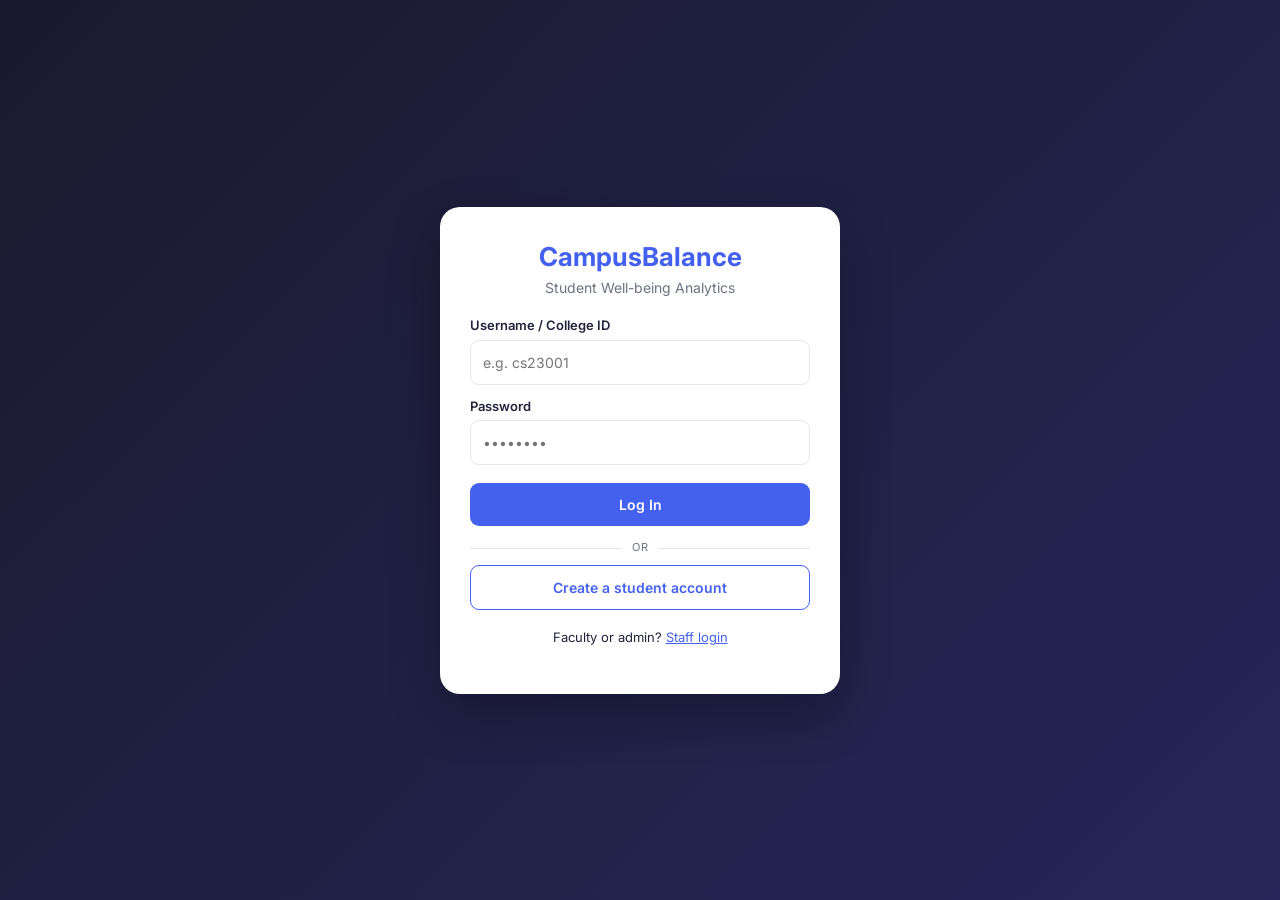
<file: analytics-backend/analytics/src/main/resources/static/login.html>
<!DOCTYPE html>
<html lang="en">
<head>
    <meta charset="UTF-8">
    <meta name="viewport" content="width=device-width, initial-scale=1">
    <title>CampusBalance | Student Login</title>
    <link rel="preconnect" href="https://fonts.googleapis.com">
    <link rel="preconnect" href="https://fonts.gstatic.com" crossorigin>
    <link href="https://fonts.googleapis.com/css2?family=Inter:wght@400;500;600;700;800&display=swap" rel="stylesheet">
    <link rel="stylesheet" href="styles.css">
    <script src="app.js"></script>
</head>
<body>
    <div class="auth-page">
        <div class="auth-card">
            <h1>CampusBalance</h1>
            <p class="subtitle" id="subtitle">Student Well-being Analytics</p>

            <form id="authForm">
                <label for="uid">Username / College ID</label>
                <input type="text" id="uid" placeholder="e.g. cs23001" autocomplete="username" required>

                <div id="regFields" hidden>
                    <label for="uname">Full name</label>
                    <input type="text" id="uname" placeholder="Enter your name" autocomplete="name">
                    <label for="udept">Department</label>
                    <select id="udept"></select>
                </div>

                <label for="psw">Password</label>
                <input type="password" id="psw" placeholder="••••••••" autocomplete="current-password" required>

                <div class="form-actions">
                    <button type="submit" class="btn btn-primary btn-block" id="mainBtn">Log In</button>
                </div>
            </form>

            <div class="divider"><span>or</span></div>
            <button class="btn btn-outline btn-block" id="toggleBtn" onclick="toggleMode()">Create a student account</button>

            <p class="auth-footer">Faculty or admin? <a href="staff-login.html">Staff login</a></p>
        </div>
    </div>

    <script>
        let isRegisterMode = false;

        function toggleMode() {
            isRegisterMode = !isRegisterMode;
            if (isRegisterMode) fillDepartmentSelect(document.getElementById('udept'));
            document.getElementById('regFields').hidden = !isRegisterMode;
            document.getElementById('subtitle').innerText = isRegisterMode ? 'Create your student account' : 'Student Well-being Analytics';
            document.getElementById('mainBtn').innerText = isRegisterMode ? 'Create Account' : 'Log In';
            document.getElementById('toggleBtn').innerText = isRegisterMode ? 'Back to login' : 'Create a student account';
            document.getElementById('psw').autocomplete = isRegisterMode ? 'new-password' : 'current-password';
        }

        async function register(username, password) {
            const name = document.getElementById('uname').value.trim();
            const department = document.getElementById('udept').value;
            if (!name) return toast('Please enter your name', 'error');
            if (!department) return toast('Please choose your department', 'error');

            // This page only ever creates STUDENT accounts — the backend enforces that too.
            const res = await api('/api/register', { method: 'POST', auth: false, body: { username, name, password, department } });
            if (!res.ok) return toast(await errorText(res, 'Registration failed.'), 'error');
            toast('Account created! You can log in now.', 'success');
            toggleMode();
        }

        async function login(username, password) {
            Session.clear(); // drop any old/expired login before starting a new one
            const res = await api('/api/login', { method: 'POST', auth: false, body: { username, password } });
            if (!res.ok) return toast('Incorrect username or password', 'error');
            const account = await res.json();
            Session.save(account);
            window.location.href = HOME_PAGE_BY_ROLE[account.role] || 'index.html';
        }

        document.getElementById('authForm').addEventListener('submit', e => {
            e.preventDefault();
            const username = document.getElementById('uid').value.trim();
            const password = document.getElementById('psw').value;
            if (!username || !password) return toast('Please fill in your ID and password', 'error');
            withBusy(e.submitter, () => isRegisterMode ? register(username, password) : login(username, password));
        });
    </script>
</body>
</html>
</file>
<file: analytics-backend/analytics/src/main/resources/static/styles.css>
/* CampusBalance — shared styles for every page */

:root {
    --primary: #4361ee;
    --primary-dark: #3046bc;
    --primary-soft: #eef1ff;
    --accent: #4cc9f0;
    --danger: #e5266f;
    --danger-soft: #ffe8f1;
    --warning: #e8890c;
    --warning-soft: #fff4e3;
    --success: #00a383;
    --success-soft: #e3fcf5;
    --sidebar: #1a1a2e;
    --bg: #f5f6fa;
    --card: #ffffff;
    --text: #22223b;
    --muted: #6b7280;
    --border: #e5e7eb;
    --radius: 14px;
    --shadow: 0 8px 24px rgba(17, 24, 39, 0.06);
    --font: 'Inter', system-ui, -apple-system, 'Segoe UI', Roboto, sans-serif;
}

* { box-sizing: border-box; }
[hidden] { display: none !important; }

body {
    margin: 0;
    font-family: var(--font);
    background: var(--bg);
    color: var(--text);
    line-height: 1.5;
    -webkit-font-smoothing: antialiased;
}

h1, h2, h3, h4 { margin: 0; line-height: 1.25; }
h1 { font-size: 26px; font-weight: 700; }
h2 { font-size: 18px; font-weight: 700; margin-bottom: 12px; }
h4 { font-size: 14px; margin: 18px 0 8px; }
p { margin: 0 0 12px; }
small, .muted { color: var(--muted); }
.muted { font-size: 13px; }

/* ---------- App layout: sidebar + main ---------- */

.sidebar {
    position: fixed;
    inset: 0 auto 0 0;
    width: 250px;
    background: var(--sidebar);
    color: #fff;
    padding: 24px 16px;
    display: flex;
    flex-direction: column;
    overflow-y: auto;
    z-index: 30;
    transition: transform 0.25s ease;
}
.brand { color: var(--accent); font-size: 21px; font-weight: 800; letter-spacing: 0.5px; margin: 0 8px 4px; }
.sidebar .who { opacity: 0.7; font-size: 14px; margin: 0 8px 18px; overflow-wrap: anywhere; }

.nav-item {
    display: flex;
    align-items: center;
    gap: 10px;
    width: 100%;
    padding: 11px 14px;
    margin-bottom: 4px;
    border: 0;
    border-radius: 10px;
    background: transparent;
    color: #e8e8f0;
    font: inherit;
    font-size: 14px;
    font-weight: 500;
    text-align: left;
    cursor: pointer;
    transition: background 0.2s;
}
.nav-item:hover { background: rgba(255, 255, 255, 0.08); }
.nav-item.active { background: var(--primary); color: #fff; box-shadow: 0 4px 14px rgba(67, 97, 238, 0.4); }
.nav-item:focus-visible { outline: 2px solid var(--accent); outline-offset: 2px; }
.nav-bottom { margin-top: auto; padding-top: 16px; border-top: 1px solid rgba(255, 255, 255, 0.08); }
.nav-item.logout { color: #ff8a9b; }

.main { margin-left: 250px; padding: 32px 36px 48px; min-height: 100vh; }

/* Top bar with the menu button — phones and small tablets only */
.topbar { display: none; }
.backdrop { display: none; }

@media (max-width: 900px) {
    .topbar {
        position: sticky;
        top: 0;
        z-index: 20;
        display: flex;
        align-items: center;
        gap: 12px;
        padding: 12px 16px;
        background: var(--sidebar);
        color: #fff;
    }
    .topbar .brand { margin: 0; font-size: 18px; }
    .menu-btn {
        border: 0;
        background: rgba(255, 255, 255, 0.1);
        color: #fff;
        font-size: 20px;
        line-height: 1;
        padding: 8px 11px;
        border-radius: 8px;
        cursor: pointer;
    }
    .sidebar { transform: translateX(-100%); }
    body.nav-open .sidebar { transform: translateX(0); }
    body.nav-open .backdrop { display: block; position: fixed; inset: 0; background: rgba(0, 0, 0, 0.45); z-index: 25; }
    .main { margin-left: 0; padding: 20px 16px 40px; }
    h1 { font-size: 22px; }
}

/* ---------- Page pieces ---------- */

.page-header {
    display: flex;
    justify-content: space-between;
    align-items: center;
    flex-wrap: wrap;
    gap: 12px;
    margin-bottom: 24px;
}
.toolbar { display: flex; gap: 10px; align-items: center; flex-wrap: wrap; }
.toolbar input { width: auto; margin: 0; }
.toolbar input[type="number"] { width: 80px; }
.toolbar label { margin: 0; }

.tab-content { display: none; }
.tab-content.active { display: block; }

.card {
    background: var(--card);
    border-radius: var(--radius);
    padding: 22px;
    box-shadow: var(--shadow);
    margin-bottom: 20px;
}
.card-narrow { max-width: 560px; }
.card-label {
    margin: 0 0 8px;
    font-size: 12px;
    font-weight: 600;
    letter-spacing: 0.6px;
    text-transform: uppercase;
    color: var(--muted);
}

.stats-grid {
    display: grid;
    grid-template-columns: repeat(auto-fit, minmax(160px, 1fr));
    gap: 16px;
    margin-bottom: 24px;
}
.stats-grid .card { margin-bottom: 0; }
.stat-value { font-size: 28px; font-weight: 800; }

@media (max-width: 600px) {
    .stats-grid { grid-template-columns: repeat(2, 1fr); gap: 12px; }
    .stat-value { font-size: 22px; }
    .card { padding: 16px; }
}

.grid-2 { display: grid; grid-template-columns: 1fr 1fr; gap: 20px; }
@media (max-width: 1000px) { .grid-2 { grid-template-columns: 1fr; } }

.section-title { font-size: 16px; margin: 8px 0 12px; }
.empty { color: var(--muted); font-size: 14px; padding: 8px 0; }

/* A row inside a list: details on the left, an action on the right */
.list-item {
    display: flex;
    justify-content: space-between;
    align-items: center;
    gap: 12px;
    background: var(--card);
    border-radius: 12px;
    padding: 14px 18px;
    margin-bottom: 10px;
    box-shadow: var(--shadow);
}
.list-item.done { opacity: 0.55; }
.list-item.done .item-title { text-decoration: line-through; }
.list-item.paused { opacity: 0.55; }
button.list-item { width: 100%; border: 0; font: inherit; color: inherit; text-align: left; }
.list-item.clickable { cursor: pointer; }
.list-item.clickable:hover { outline: 2px solid var(--primary-soft); }
.item-title { font-weight: 600; overflow-wrap: anywhere; }

.detail-row { padding: 8px 0; border-bottom: 1px solid var(--border); font-size: 14px; }

/* ---------- Forms ---------- */

label { display: block; font-size: 13px; font-weight: 600; margin: 12px 0 4px; }
input, select {
    width: 100%;
    padding: 11px 12px;
    border: 1px solid var(--border);
    border-radius: 9px;
    font: inherit;
    font-size: 14px;
    background: #fff;
    color: var(--text);
}
input:focus, select:focus { outline: 2px solid var(--primary-soft); border-color: var(--primary); }
.form-actions { margin-top: 18px; display: flex; flex-direction: column; gap: 8px; }

/* ---------- Buttons ---------- */

.btn {
    display: inline-flex;
    align-items: center;
    justify-content: center;
    gap: 6px;
    padding: 11px 18px;
    border: 0;
    border-radius: 9px;
    font: inherit;
    font-size: 14px;
    font-weight: 600;
    cursor: pointer;
    transition: background 0.2s, transform 0.1s, opacity 0.2s;
    white-space: nowrap;
}
.btn:active { transform: translateY(1px); }
.btn:disabled { opacity: 0.6; cursor: wait; }
.btn:focus-visible { outline: 2px solid var(--primary); outline-offset: 2px; }
.btn-primary { background: var(--primary); color: #fff; }
.btn-primary:hover { background: var(--primary-dark); }
.btn-secondary { background: #eceef5; color: var(--text); }
.btn-secondary:hover { background: #e1e4ee; }
.btn-danger { background: var(--danger); color: #fff; }
.btn-success { background: var(--success); color: #fff; }
.btn-outline { background: transparent; color: var(--primary); border: 1px solid var(--primary); }
.btn-outline:hover { background: var(--primary-soft); }
.btn-small { padding: 7px 13px; font-size: 13px; }
.btn-block { width: 100%; }

/* ---------- Badges and banners ---------- */

.badge {
    display: inline-block;
    padding: 4px 12px;
    border-radius: 999px;
    font-size: 12px;
    font-weight: 700;
    white-space: nowrap;
    background: #eceef5;
    color: var(--muted);
}
.badge.HIGH { background: var(--danger-soft); color: var(--danger); }
.badge.MEDIUM { background: var(--warning-soft); color: var(--warning); }
.badge.LOW { background: var(--success-soft); color: var(--success); }

.banner {
    padding: 13px 16px;
    border-radius: 10px;
    margin-bottom: 20px;
    font-size: 14px;
    border: 1px solid;
}
.banner-warning { background: var(--warning-soft); border-color: #ffd59a; color: #8a5300; }
.banner-info { background: var(--success-soft); border-color: #a6eadb; color: #006b56; }

/* ---------- Tables ---------- */

.table-wrap { overflow-x: auto; }
table { width: 100%; border-collapse: collapse; }
th, td { text-align: left; padding: 11px 12px; border-bottom: 1px solid var(--border); font-size: 14px; }
th { color: var(--muted); text-transform: uppercase; font-size: 11px; letter-spacing: 0.5px; }

/* ---------- Insights ---------- */

.insight-hero { display: flex; gap: 28px; align-items: center; flex-wrap: wrap; }
.gauge {
    position: relative;
    width: 180px;
    height: 180px;
    border-radius: 50%;
    display: flex;
    align-items: center;
    justify-content: center;
    flex-shrink: 0;
    background: #e9ecef;
    transition: background 0.8s ease;
}
.gauge::before { content: ''; position: absolute; inset: 15px; border-radius: 50%; background: var(--card); }
.gauge-inner { position: relative; text-align: center; }
.gauge-inner .big { font-size: 38px; font-weight: 800; }
.gauge-inner .label { font-size: 11px; color: var(--muted); text-transform: uppercase; letter-spacing: 1px; }
.insight-side { flex: 1; min-width: 200px; }
.trend-label { font-size: 18px; font-weight: 700; color: var(--muted); }
.forecast-note { font-size: 14px; color: var(--danger); font-weight: 600; margin-top: 8px; }

.breakdown-tiles { display: grid; grid-template-columns: repeat(auto-fit, minmax(150px, 1fr)); gap: 14px; margin-bottom: 12px; }
.breakdown-tile { border-radius: 12px; padding: 16px; text-align: center; }
.breakdown-tile .num { font-size: 26px; font-weight: 800; }
.breakdown-tile .lbl { font-size: 12px; color: var(--muted); text-transform: uppercase; letter-spacing: 0.5px; }
.bk-coursework { background: var(--primary-soft); }
.bk-focus { background: var(--danger-soft); }
.bk-recovery { background: var(--success-soft); }

.rec-card {
    display: flex;
    gap: 12px;
    align-items: flex-start;
    padding: 14px 16px;
    border-radius: 12px;
    margin-bottom: 10px;
    border-left: 5px solid #ccc;
    background: #fafafa;
    font-size: 14px;
}
.rec-card .icon { font-size: 20px; line-height: 1.2; }
.rec-HIGH { border-left-color: var(--danger); background: #fff3f8; }
.rec-MEDIUM { border-left-color: var(--warning); background: #fff9ef; }
.rec-LOW { border-left-color: var(--accent); background: #effbff; }
.rec-POSITIVE { border-left-color: var(--success); background: #ecfff8; }
.rec-INFO { border-left-color: #999; background: #f5f5f5; }

/* ---------- Burnout signals and interventions ---------- */

.signal {
    display: inline-flex;
    align-items: center;
    gap: 4px;
    padding: 3px 10px;
    border-radius: 999px;
    font-size: 12px;
    font-weight: 700;
    white-space: nowrap;
    cursor: default;
}
.signal.t1 { background: var(--warning-soft); color: var(--warning); }
.signal.t2 { background: #ffe9dc; color: #c4500a; }
.signal.t3 { background: var(--danger-soft); color: var(--danger); }
.signals { display: flex; flex-wrap: wrap; gap: 6px; }
.signal-row { display: flex; flex-wrap: wrap; align-items: center; gap: 8px; margin: -12px 0 20px; font-size: 13px; }
.link-btn { border: 0; background: none; padding: 0; color: var(--primary); font: inherit; font-weight: 600; cursor: pointer; }

.flag-list { display: flex; flex-direction: column; gap: 10px; }
.flag { display: flex; gap: 12px; align-items: flex-start; font-size: 14px; }
.flag .signal { margin-top: 1px; }

.tier-note { font-size: 14px; font-weight: 600; margin-bottom: 14px; }
.tier-note.t0 { color: var(--success); }
.tier-note.t1 { color: var(--warning); }
.tier-note.t2 { color: #c4500a; }
.tier-note.t3 { color: var(--danger); }

.intervention { border-radius: 12px; padding: 16px; margin-bottom: 12px; border: 1px solid var(--border); }
.intervention h3 { font-size: 15px; margin-bottom: 4px; }
.intervention p { font-size: 14px; margin-bottom: 10px; }
.intervention.escalation { background: var(--danger-soft); border-color: #ffb3cf; }
.intervention.escalation h3 { color: var(--danger); }
.intervention.plan-offer { background: #fff4ec; border-color: #ffd0b0; }
.intervention.nudge { background: #fafbff; }
.intervention .actions { display: flex; gap: 8px; flex-wrap: wrap; }

.plan-head { display: flex; justify-content: space-between; align-items: flex-start; gap: 10px; flex-wrap: wrap; margin-bottom: 10px; }
.plan-weeks { list-style: none; margin: 0; padding: 0; }
.plan-weeks li { display: flex; gap: 12px; align-items: flex-start; padding: 10px 0; border-top: 1px solid var(--border); font-size: 14px; }
.plan-weeks .wk { font-weight: 700; min-width: 58px; }
.plan-weeks .goal { flex: 1; }
.plan-weeks .state { white-space: nowrap; font-weight: 600; }
.plan-weeks li.DONE .state { color: var(--success); }
.plan-weeks li.MISSED .state { color: var(--danger); }
.plan-weeks li.IN_PROGRESS { background: var(--primary-soft); border-radius: 8px; padding: 10px; }
.plan-weeks li.UPCOMING { opacity: 0.55; }

.sparkline { display: block; }

/* ---------- Calendar ---------- */

.cal-header { display: flex; justify-content: space-between; align-items: center; gap: 10px; margin-bottom: 14px; }
.cal-header h2 { margin: 0; text-align: center; }
.cal-grid { display: grid; grid-template-columns: repeat(7, 1fr); gap: 6px; }
.cal-dow { font-weight: 600; text-align: center; color: var(--muted); font-size: 12px; }
.cal-day {
    border: 1px solid var(--border);
    border-radius: 8px;
    padding: 6px 8px;
    min-height: 62px;
    background: #fff;
    font: inherit;
    text-align: left;
    cursor: pointer;
}
.cal-day:hover { border-color: var(--primary); }
.cal-day.has-tasks { background: var(--warning-soft); }
.cal-day .num { font-size: 13px; font-weight: 600; }
.cal-day .count { font-size: 11px; color: var(--warning); }
.cal-day.today { border: 2px solid var(--primary); }
@media (max-width: 600px) {
    .cal-day { min-height: 44px; padding: 4px; }
    .cal-day .count { font-size: 0; }
    .cal-day.has-tasks .count::after { content: '●'; font-size: 10px; }
}

/* ---------- Modal ---------- */

.modal-backdrop {
    position: fixed;
    inset: 0;
    background: rgba(0, 0, 0, 0.5);
    display: flex;
    align-items: center;
    justify-content: center;
    padding: 16px;
    z-index: 50;
}
.modal {
    background: var(--card);
    border-radius: var(--radius);
    padding: 24px;
    width: 100%;
    max-width: 420px;
    max-height: 85vh;
    overflow-y: auto;
    box-shadow: 0 20px 50px rgba(0, 0, 0, 0.3);
}

/* ---------- Toasts and the server wake-up notice ---------- */

.toast-stack {
    position: fixed;
    right: 20px;
    bottom: 20px;
    display: flex;
    flex-direction: column;
    gap: 10px;
    z-index: 60;
    max-width: min(380px, calc(100vw - 32px));
}
.toast {
    background: var(--text);
    color: #fff;
    padding: 12px 16px;
    border-radius: 10px;
    font-size: 14px;
    box-shadow: 0 10px 30px rgba(0, 0, 0, 0.2);
    border-left: 5px solid var(--accent);
    animation: toast-in 0.2s ease;
}
.toast-success { border-left-color: #2ee6b8; }
.toast-error { border-left-color: #ff5c93; }
@keyframes toast-in { from { opacity: 0; transform: translateY(8px); } to { opacity: 1; transform: none; } }
@media (max-width: 600px) { .toast-stack { left: 16px; right: 16px; bottom: 16px; max-width: none; } }

.wake-notice {
    position: fixed;
    top: 16px;
    left: 50%;
    transform: translateX(-50%);
    z-index: 70;
    display: flex;
    align-items: center;
    gap: 10px;
    background: var(--sidebar);
    color: #fff;
    padding: 11px 18px;
    border-radius: 999px;
    font-size: 13px;
    box-shadow: 0 10px 30px rgba(0, 0, 0, 0.25);
    width: max-content;
    max-width: calc(100vw - 32px);
}
.spinner {
    width: 16px;
    height: 16px;
    flex-shrink: 0;
    border: 2px solid rgba(255, 255, 255, 0.3);
    border-top-color: #fff;
    border-radius: 50%;
    animation: spin 0.8s linear infinite;
}
@keyframes spin { to { transform: rotate(360deg); } }

/* ---------- Login pages ---------- */

.auth-page {
    min-height: 100vh;
    display: flex;
    align-items: center;
    justify-content: center;
    padding: 24px 16px;
    background: linear-gradient(135deg, #1a1a2e 0%, #26265a 100%);
}
.auth-card {
    background: var(--card);
    width: 100%;
    max-width: 400px;
    padding: 34px 30px;
    border-radius: 20px;
    box-shadow: 0 20px 50px rgba(0, 0, 0, 0.3);
}
.auth-card h1 { color: var(--primary); text-align: center; margin-bottom: 4px; }
.auth-card .subtitle { text-align: center; color: var(--muted); font-size: 14px; margin-bottom: 18px; }
.divider { margin: 22px 0 16px; border-top: 1px solid var(--border); position: relative; }
.divider span {
    position: absolute;
    top: -10px;
    left: 50%;
    transform: translateX(-50%);
    background: var(--card);
    padding: 0 10px;
    font-size: 11px;
    color: var(--muted);
    text-transform: uppercase;
    letter-spacing: 0.5px;
}
.setup-box { background: var(--warning-soft); border: 1px solid #ffd59a; border-radius: 12px; padding: 16px; }
.setup-box h3 { font-size: 14px; color: #8a5300; margin-bottom: 4px; }
.setup-box p { font-size: 12px; color: #8a5300; }
.auth-footer { text-align: center; font-size: 13px; margin-top: 18px; }
.auth-footer a { color: var(--primary); }
</file>
